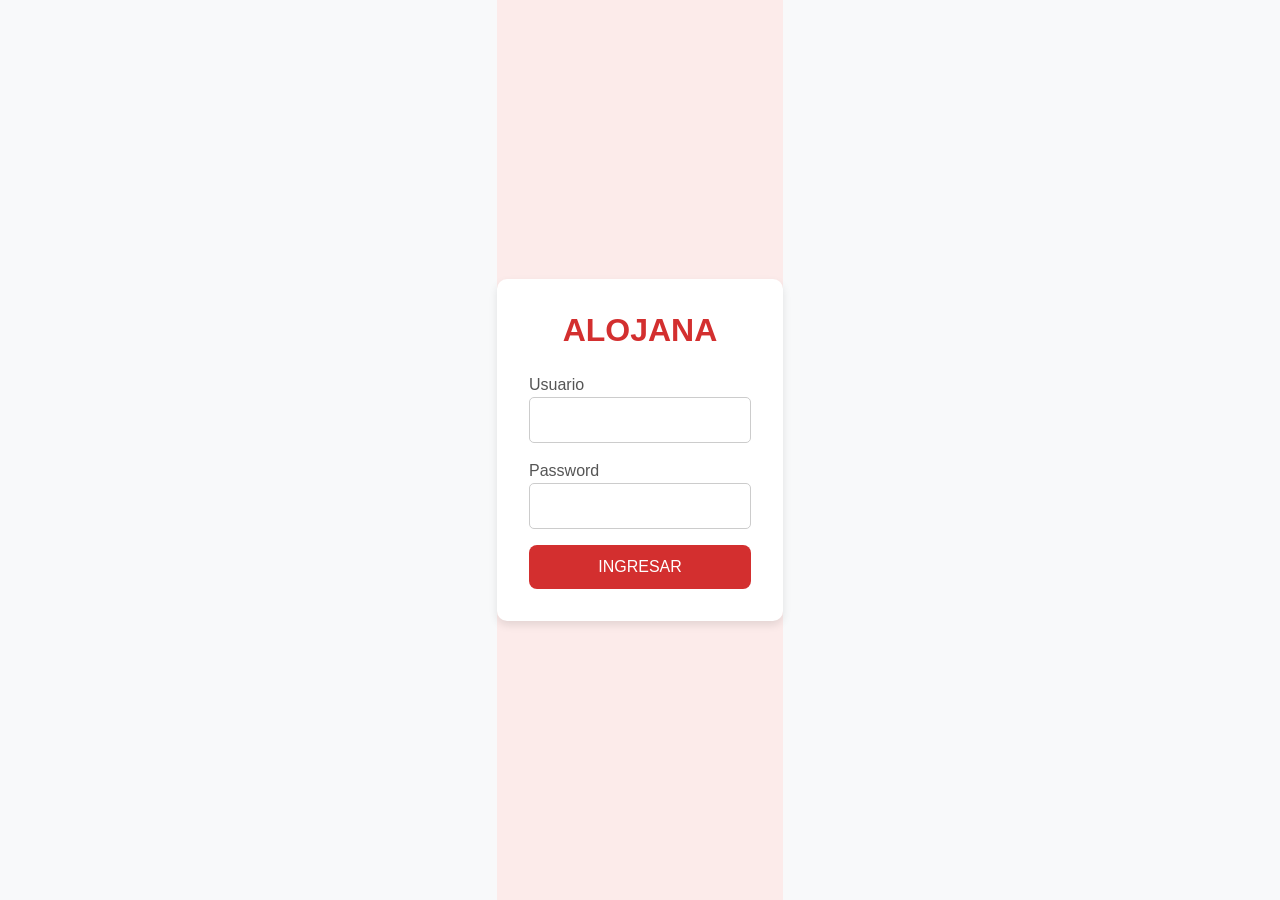
<file: index.html>
<!DOCTYPE html>
<html lang="es">
  <head>
    <meta charset="UTF-8" />

    <meta name="viewport" content="width=device-width, initial-scale=1.0" />
    <meta
      name="description"
      content="ALOJANA es una plataforma para encontrar o brindar hospedaje a mascotas. Conectá con cuidadores responsables y amorosos."
    />
    <meta
      name="keywords"
      content="hospedaje de mascotas, cuidado de animales, perros, gatos, cuidadores, anfitriones, pet sitting"
    />
    <meta name="author" content="Camila Romero" />
    <meta name="robots" content="index, follow" />
    <link
      rel="canonical"
      href="https://camiromero99.github.io/Alojana/home.html"
    />
    <link rel="icon" href="favicon.ico" type="image/x-icon" />
    <title>ALOJANA - Hospedaje de Mascotas</title>

    <link
      href="https://cdn.jsdelivr.net/npm/bootstrap@5.3.3/dist/css/bootstrap.min.css"
      rel="stylesheet"
    />

    <link rel="stylesheet" href="style.css" />
  </head>

  <body
    class="bg-light d-flex align-items-center justify-content-center min-vh-100"
  >
    <main class="contenedor-login">
      <div class="card">
        <h1>ALOJANA</h1>

        <div class="mb-3">
          <label for="usuario">Usuario</label>
          <input type="text" name="usuario" id="usuario" class="form-control" />
        </div>
        <div class="mb-3">
          <label for="password">Password</label>
          <input
            type="password"
            name="password"
            id="password"
            class="form-control"
          />
        </div>
        <a href="home.html">
          <button type="submit" class="btn btn-primary w-100">INGRESAR</button>
        </a>
      </div>
    </main>

    <script src="https://cdn.jsdelivr.net/npm/bootstrap@5.3.3/dist/js/bootstrap.bundle.min.js"></script>
  </body>
</html>
</file>
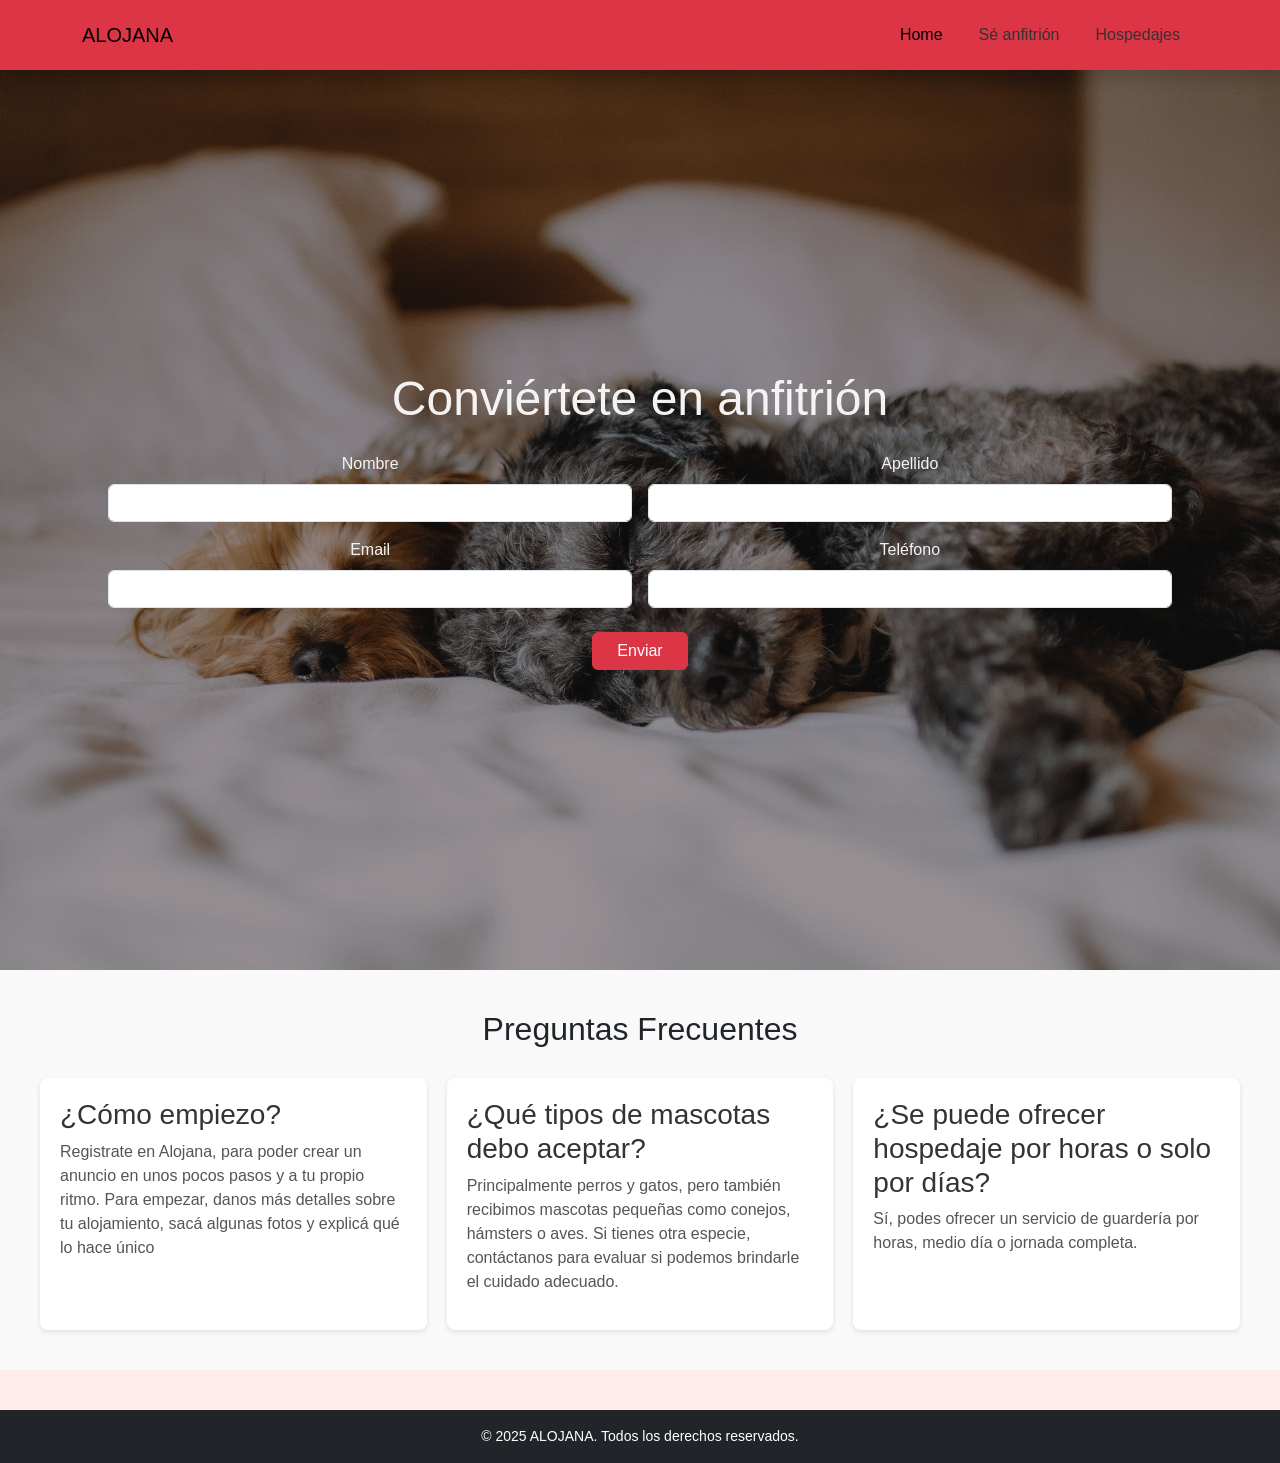
<file: anfitrion.html>
<!DOCTYPE html>
<html lang="es">
  <head>
    <meta charset="UTF-8" />

    <meta name="viewport" content="width=device-width, initial-scale=1.0" />
    <meta
      name="description"
      content="ALOJANA es una plataforma para encontrar o brindar hospedaje a mascotas. Conectá con cuidadores responsables y amorosos."
    />
    <meta
      name="keywords"
      content="hospedaje de mascotas, cuidado de animales, perros, gatos, cuidadores, anfitriones, pet sitting"
    />
    <meta name="author" content="Camila Romero" />
    <meta name="robots" content="index, follow" />
    <link
      rel="canonical"
      href="https://camiromero99.github.io/Alojana/home.html"
    />
    <link rel="icon" href="favicon.ico" type="image/x-icon" />
    <title>ALOJANA - Hospedaje de Mascotas</title>

    <link
      href="https://cdn.jsdelivr.net/npm/bootstrap@5.3.3/dist/css/bootstrap.min.css"
      rel="stylesheet"
    />

    <link rel="stylesheet" href="style.css" />
  </head>
  <body>
    <header>
      <nav
        class="navbar navbar-expand-lg bg-danger bg-primary sticky-top shadow"
      >
        <div class="container">
          <a class="navbar-brand" href="home.html">ALOJANA</a>
          <button
            class="navbar-toggler"
            type="button"
            data-bs-toggle="collapse"
            data-bs-target="#navbarNav"
            aria-controls="navbarNav"
            aria-expanded="false"
            aria-label="Toggle navigation"
          >
            <span class="navbar-toggler-icon"></span>
          </button>

          <div
            class="collapse navbar-collapse justify-content-end"
            id="navbarNav"
          >
            <ul class="navbar-nav">
              <li class="nav-item">
                <a class="nav-link active" href="home.html">Home</a>
              </li>
              <li class="nav-item">
                <a class="nav-link" href="anfitrion.html">Sé anfitrión</a>
              </li>
              <li class="nav-item">
                <a class="nav-link" href="hospedaje.html">Hospedajes</a>
              </li>
            </ul>
          </div>
        </div>
      </nav>
    </header>

    <!-- CONTENIDO PRINCIPAL -->
    <main class="portadaAnfitrion">
      <div class="contenido">
        <h1 class="text-center mb-4">Conviértete en anfitrión</h1>
        <form action="#" method="post" class="row g-3">
          <div class="col-md-6">
            <label for="nombre" class="form-label">Nombre</label>
            <input
              type="text"
              id="nombre"
              name="nombre"
              class="form-control"
              required
            />
          </div>

          <div class="col-md-6">
            <label for="apellido" class="form-label">Apellido</label>
            <input
              type="text"
              id="apellido"
              name="apellido"
              class="form-control"
              required
            />
          </div>

          <div class="col-md-6">
            <label for="mail" class="form-label">Email</label>
            <input
              type="email"
              id="mail"
              name="mail"
              class="form-control"
              required
            />
          </div>

          <div class="col-md-6">
            <label for="telefono" class="form-label">Teléfono</label>
            <input
              type="tel"
              id="telefono"
              name="telefono"
              class="form-control"
              required
            />
          </div>

          <div class="col-12 text-center mt-4">
            <button type="submit" class="btn btn-danger px-4">Enviar</button>
          </div>
        </form>
      </div>
    </main>

    <section class="faq-section">
      <h2>Preguntas Frecuentes</h2>
      <div class="faq-container">
        <div class="faq-item">
          <h3>¿Cómo empiezo?</h3>
          <p>
            Registrate en Alojana, para poder crear un anuncio en unos pocos
            pasos y a tu propio ritmo. Para empezar, danos más detalles sobre tu
            alojamiento, sacá algunas fotos y explicá qué lo hace único
          </p>
        </div>
        <div class="faq-item">
          <h3>¿Qué tipos de mascotas debo aceptar?</h3>
          <p>
            Principalmente perros y gatos, pero también recibimos mascotas
            pequeñas como conejos, hámsters o aves. Si tienes otra especie,
            contáctanos para evaluar si podemos brindarle el cuidado adecuado.
          </p>
        </div>
        <div class="faq-item">
          <h3>¿Se puede ofrecer hospedaje por horas o solo por días?</h3>
          <p>
            Sí, podes ofrecer un servicio de guardería por horas, medio día o
            jornada completa.
          </p>
        </div>
        <!-- Agrega más items según necesites -->
      </div>
    </section>

    <footer class="bg-dark text-white text-center py-3">
      <div class="container">
        <p class="mb-0">&copy; 2025 ALOJANA. Todos los derechos reservados.</p>
      </div>
    </footer>

    <script src="https://cdn.jsdelivr.net/npm/bootstrap@5.3.3/dist/js/bootstrap.bundle.min.js"></script>
  </body>
</html>
</file>
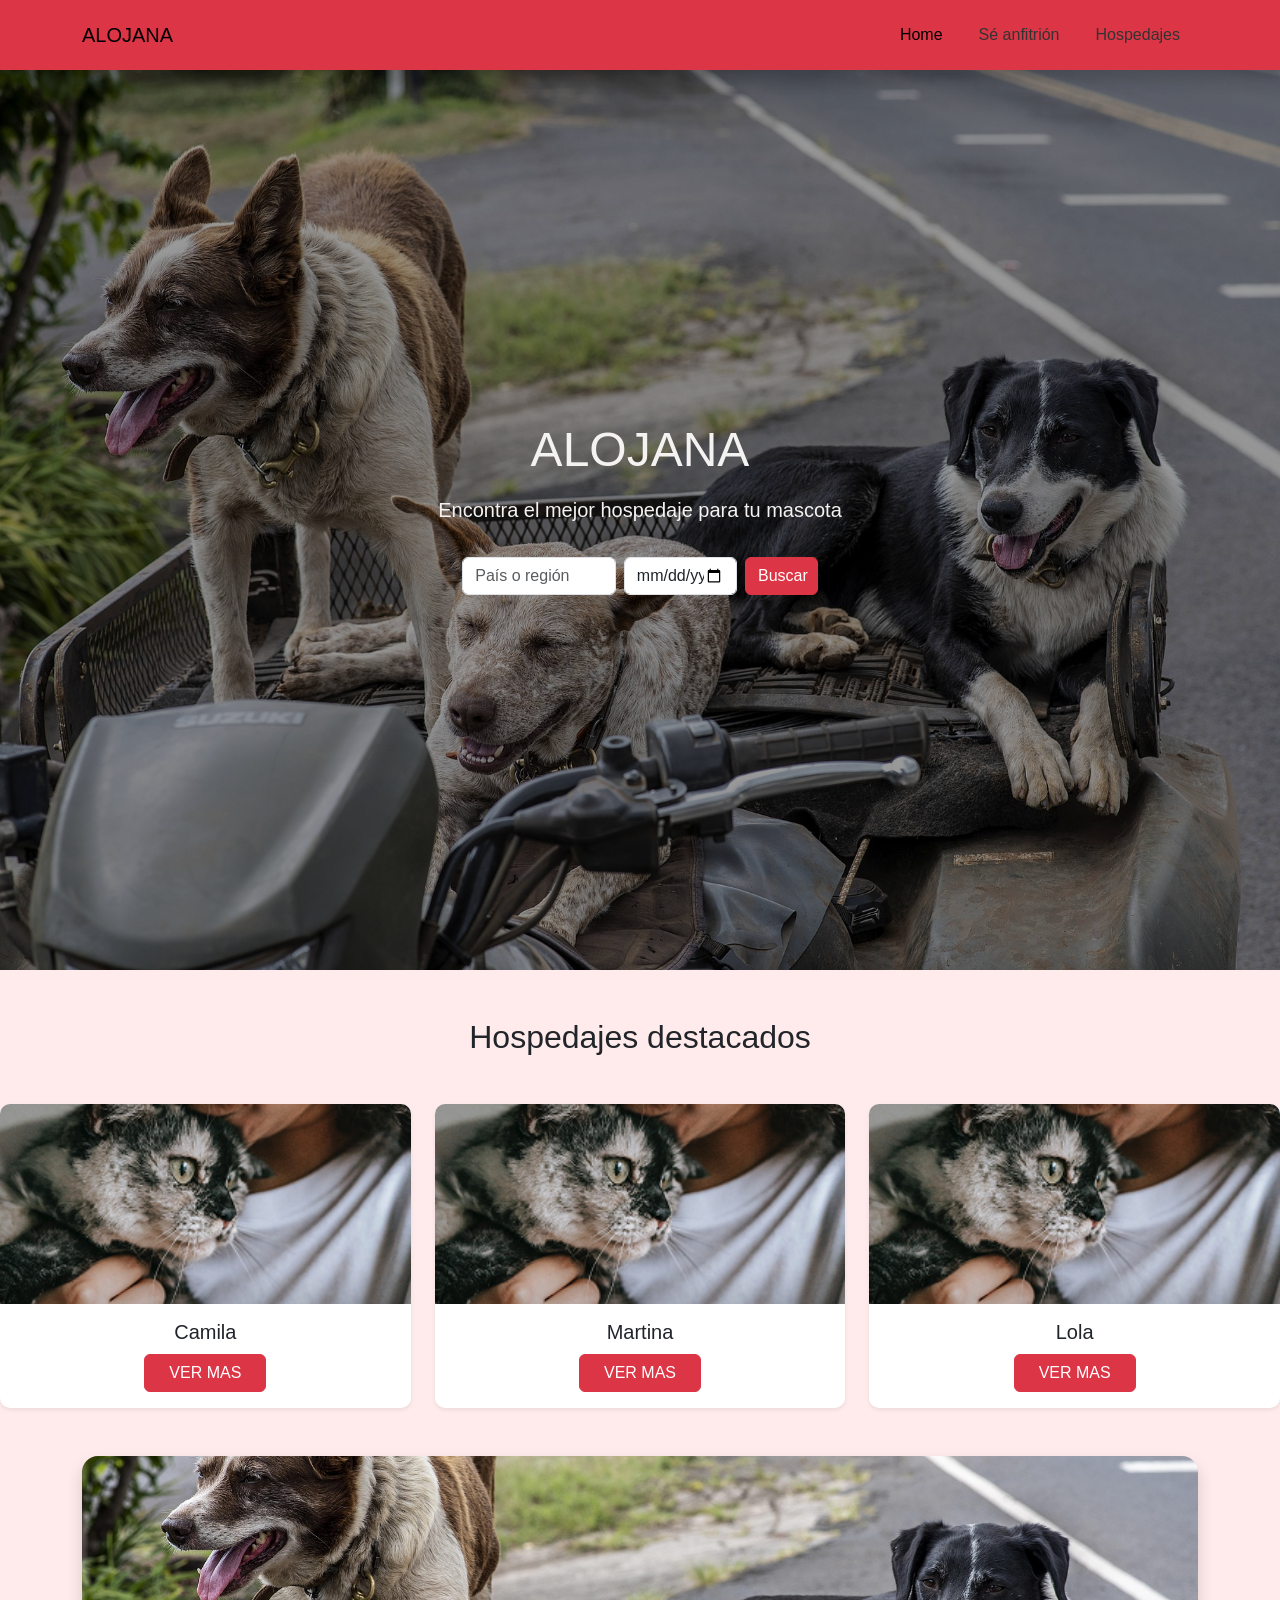
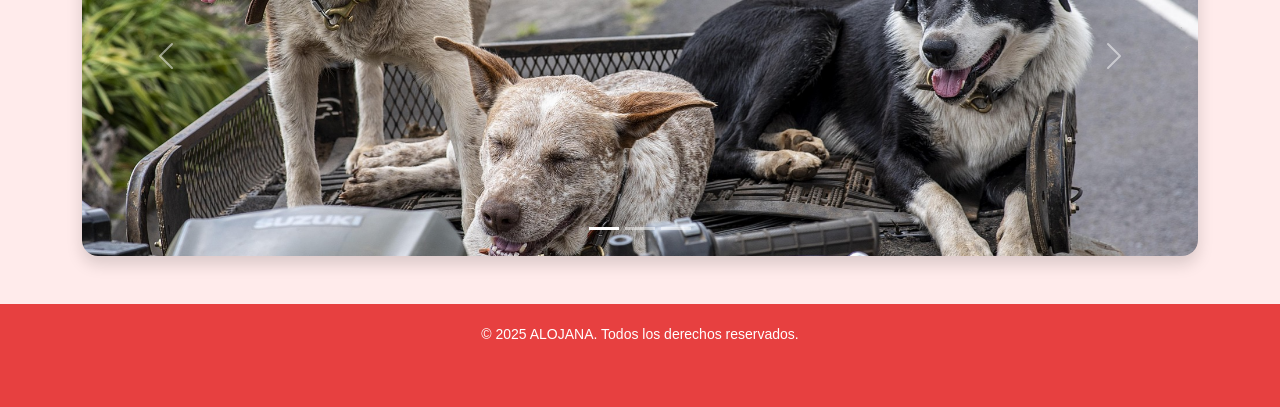
<file: home.html>
<!DOCTYPE html>
<html lang="es">

 <head>
    <meta charset="UTF-8" />

    <meta name="viewport" content="width=device-width, initial-scale=1.0" />
    <meta
      name="description"
      content="ALOJANA es una plataforma para encontrar o brindar hospedaje a mascotas. Conectá con cuidadores responsables y amorosos."
    />
    <meta
      name="keywords"
      content="hospedaje de mascotas, cuidado de animales, perros, gatos, cuidadores, anfitriones, pet sitting"
    />
    <meta name="author" content="Camila Romero" />
    <meta name="robots" content="index, follow" />
    <link
      rel="canonical"
      href="https://camiromero99.github.io/Alojana/home.html"
    />
    <link rel="icon" href="favicon.ico" type="image/x-icon" />
    <title>ALOJANA - Hospedaje de Mascotas</title>

    <link
      href="https://cdn.jsdelivr.net/npm/bootstrap@5.3.3/dist/css/bootstrap.min.css"
      rel="stylesheet"
    />

    <link rel="stylesheet" href="style.css" />
  </head>


<body>

<!-- Nav con bootstrap, se replica para todas las paginas-->
  <header>
    
    <nav class="navbar navbar-expand-lg bg-danger bg-primary sticky-top shadow">
      <div class="container">
        <a class="navbar-brand" href="home.html">ALOJANA</a>
        <button class="navbar-toggler" type="button" data-bs-toggle="collapse" data-bs-target="#navbarNav"
          aria-controls="navbarNav" aria-expanded="false" aria-label="Toggle navigation">
          <span class="navbar-toggler-icon"></span>
        </button>
        
        <div class="collapse navbar-collapse justify-content-end" id="navbarNav">
          <ul class="navbar-nav">
            <li class="nav-item">
              <a class="nav-link active" href="home.html">Home</a>
            </li>
            <li class="nav-item">
              <a class="nav-link" href="anfitrion.html">Sé anfitrión</a>
            </li>
            <li class="nav-item">
              <a class="nav-link" href="hospedaje.html">Hospedajes</a>
            </li>
          </ul>
        </div>
      </div>
    </nav>
  </header>


<main>
  <div class="portada">
    <div class="contenido text-center">
      <h1>ALOJANA</h1>
      <p>Encontra el mejor hospedaje para tu mascota</p>

      <!-- busqueda por filtro de lugar y fecha-->
      <form class="row justify-content-center g-2 my-4" onsubmit="buscar(event)">
        <div class="col-md-4">
          <input type="text" id="region" class="form-control" placeholder="País o región" required>
        </div>
        <div class="col-md-3">
          <input type="date" id="fecha" class="form-control" required>
        </div>
        <div class="col-md-2">
        <button type="submit" class="btn btn-danger w-100">Buscar</button>

        </div>
      </form>

    
      <!-- <a href="hospedaje.html">
        <button type="submit" class="btn btn-danger px-4">VER HOSPEDAJES</button>
      </a> -->

    </div>
  </div>
</main>

  <!--Hospedajes destacados-->
  <h2 class="text-center my-5">Hospedajes destacados</h2>


    <div class="row row-cols-1 row-cols-sm-2 row-cols-md-3 g-4">
    
      <div class="col">
        <div class="card h-100 shadow-sm">
          <img src="img/foto.png" class="card-img-top" alt="Hospedaje 1">
          <div class="card-body text-center">
            <h5 class="card-title">Camila</h5>
            <button type="submit" class="btn btn-danger px-4">VER MAS</button>
          </div>
        </div>
      </div>

     
      <div class="col">
        <div class="card h-100 shadow-sm">
          <img src="img/foto.png" class="card-img-top" alt="Hospedaje 2">
          <div class="card-body text-center">
            <h5 class="card-title">Martina</h5>
            <button type="submit" class="btn btn-danger px-4">VER MAS</button>
          </div>
        </div>
      </div>

      <div class="col">
        <div class="card h-100 shadow-sm">
          <img src="img/foto.png" class="card-img-top" alt="Hospedaje 3">
          <div class="card-body text-center">
            <h5 class="card-title">Lola</h5>
            <button type="submit" class="btn btn-danger px-4">VER MAS</button>
          </div>
        </div>
      </div>
    </div>
  </main>

<!-- Carrusel de fotos -->
<section class="container my-5">
  

  <div id="carruselFotos" class="carousel slide" data-bs-ride="carousel" data-bs-interval="3000">
    <div class="carousel-indicators">
      <button type="button" data-bs-target="#carruselFotos" data-bs-slide-to="0" class="active" aria-current="true" aria-label="Slide 1"></button>
      <button type="button" data-bs-target="#carruselFotos" data-bs-slide-to="1" aria-label="Slide 2"></button>
      <button type="button" data-bs-target="#carruselFotos" data-bs-slide-to="2" aria-label="Slide 3"></button>
    </div>

    <div class="carousel-inner rounded-4 shadow">
      <div class="carousel-item active">
        <img src="img/portada.jpg" class="d-block w-100" alt="Foto 1" style="height: 400px; object-fit: cover;">
      </div>
      <div class="carousel-item">
        <img src="img/portadaAnfitrion.jpg" class="d-block w-100" alt="Foto 2" style="height: 400px; object-fit: cover;">
      </div>
      <div class="carousel-item">
        <img src="img/portada.jpg" class="d-block w-100" alt="Foto 3" style="height: 400px; object-fit: cover;">
      </div>
    </div>

    <button class="carousel-control-prev" type="button" data-bs-target="#carruselFotos" data-bs-slide="prev">
      <span class="carousel-control-prev-icon" aria-hidden="true"></span>
      <span class="visually-hidden">Anterior</span>
    </button>

    <button class="carousel-control-next" type="button" data-bs-target="#carruselFotos" data-bs-slide="next">
      <span class="carousel-control-next-icon" aria-hidden="true"></span>
      <span class="visually-hidden">Siguiente</span>
    </button>
  </div>
</section>


<footer>
  <div class="footer-contenido">
    <p>&copy; 2025 ALOJANA. Todos los derechos reservados.</p>
    <ul class="footer-links">
    </ul>
  </div>
</footer>

 
  <script src="https://cdn.jsdelivr.net/npm/bootstrap@5.3.3/dist/js/bootstrap.bundle.min.js"></script>
</body>
</html>
</file>
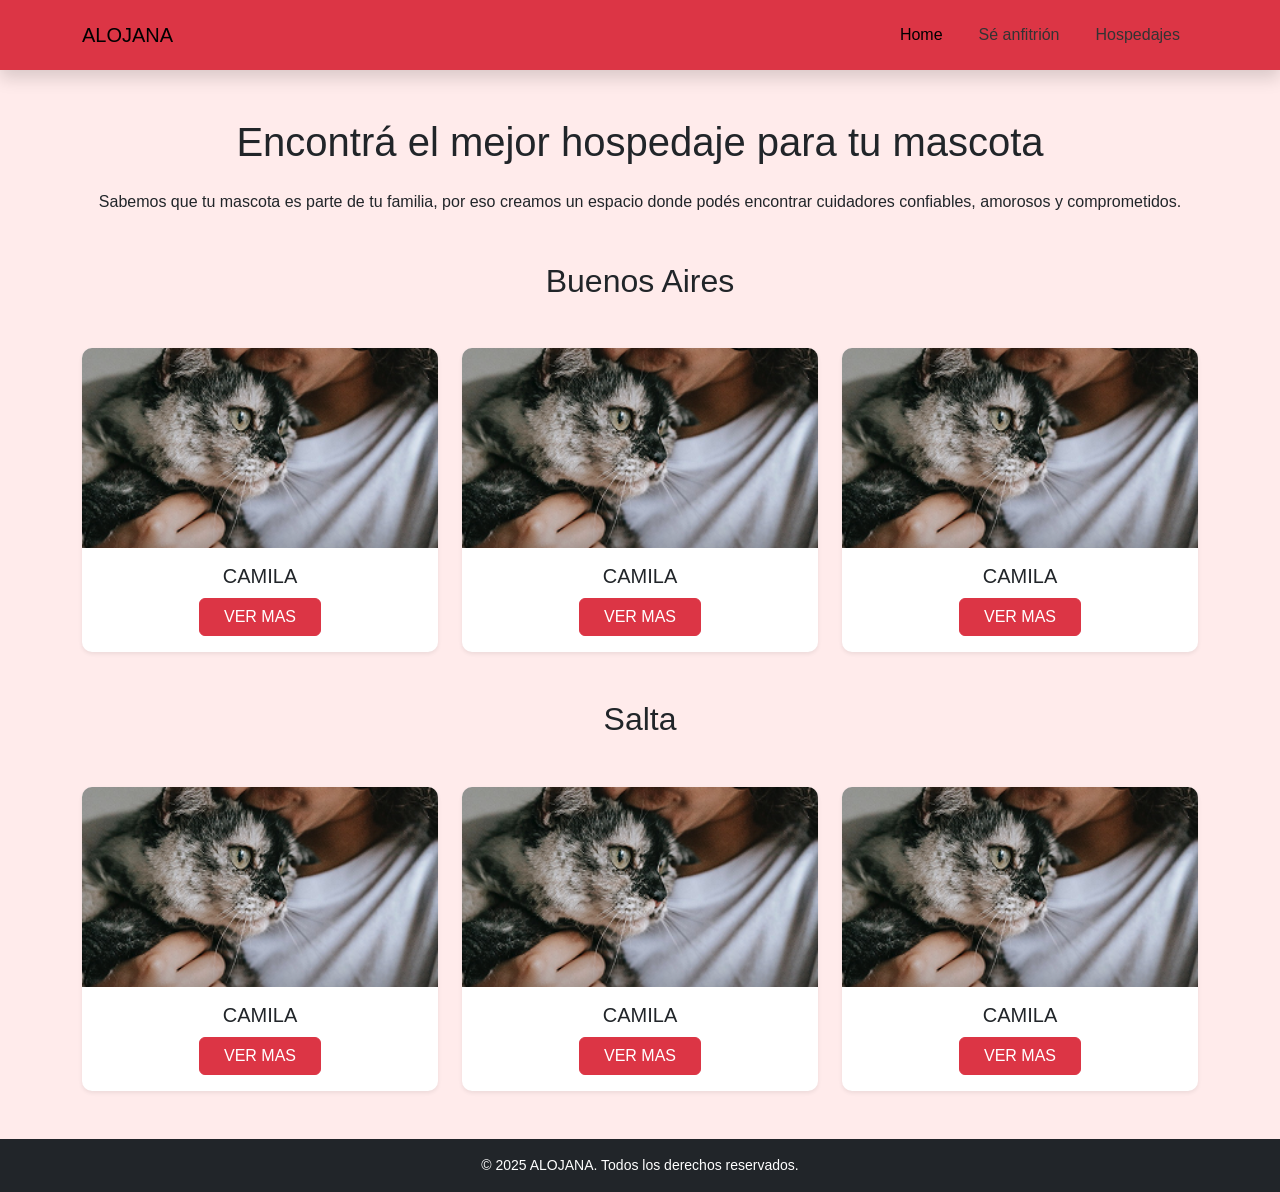
<file: hospedaje.html>
<!DOCTYPE html>
<html lang="es">
  <head>
    <meta charset="UTF-8" />

    <meta name="viewport" content="width=device-width, initial-scale=1.0" />
    <meta
      name="description"
      content="ALOJANA es una plataforma para encontrar o brindar hospedaje a mascotas. Conectá con cuidadores responsables y amorosos."
    />
    <meta
      name="keywords"
      content="hospedaje de mascotas, cuidado de animales, perros, gatos, cuidadores, anfitriones, pet sitting"
    />
    <meta name="author" content="Camila Romero" />
    <meta name="robots" content="index, follow" />
    <link
      rel="canonical"
      href="https://camiromero99.github.io/Alojana/home.html"
    />
    <link rel="icon" href="favicon.ico" type="image/x-icon" />
    <title>ALOJANA - Hospedaje de Mascotas</title>

    <link
      href="https://cdn.jsdelivr.net/npm/bootstrap@5.3.3/dist/css/bootstrap.min.css"
      rel="stylesheet"
    />

    <link rel="stylesheet" href="style.css" />
  </head>

  <body>
    <header>
      <nav
        class="navbar navbar-expand-lg bg-danger bg-primary sticky-top shadow"
      >
        <div class="container">
          <a class="navbar-brand" href="home.html">ALOJANA</a>
          <button
            class="navbar-toggler"
            type="button"
            data-bs-toggle="collapse"
            data-bs-target="#navbarNav"
            aria-controls="navbarNav"
            aria-expanded="false"
            aria-label="Toggle navigation"
          >
            <span class="navbar-toggler-icon"></span>
          </button>

          <div
            class="collapse navbar-collapse justify-content-end"
            id="navbarNav"
          >
            <ul class="navbar-nav">
              <li class="nav-item">
                <a class="nav-link active" href="home.html">Home</a>
              </li>
              <li class="nav-item">
                <a class="nav-link" href="anfitrion.html">Sé anfitrión</a>
              </li>
              <li class="nav-item">
                <a class="nav-link" href="hospedaje.html">Hospedajes</a>
              </li>
            </ul>
          </div>
        </div>
      </nav>
    </header>

    <main class="container my-5">
      <h1 class="text-center mb-4">
        Encontrá el mejor hospedaje para tu mascota
      </h1>
      <p class="text-center mb-5">
        Sabemos que tu mascota es parte de tu familia, por eso creamos un
        espacio donde podés encontrar cuidadores confiables, amorosos y
        comprometidos.
      </p>

      <!-- hospedajes -->

      <h2 class="text-center my-5">Buenos Aires</h2>

      <div class="row row-cols-1 row-cols-sm-2 row-cols-md-3 g-4">
        <div class="col">
          <div class="card h-100 shadow-sm">
            <img src="img/foto.png" class="card-img-top" alt="Hospedaje 1" />
            <div class="card-body text-center">
              <h5 class="card-title">CAMILA</h5>
              <button type="submit" class="btn btn-danger px-4">VER MAS</button>
            </div>
          </div>
        </div>

        <div class="col">
          <div class="card h-100 shadow-sm">
            <img src="img/foto.png" class="card-img-top" alt="Hospedaje 2" />
            <div class="card-body text-center">
              <h5 class="card-title">CAMILA</h5>
              <button type="submit" class="btn btn-danger px-4">VER MAS</button>
            </div>
          </div>
        </div>

        <div class="col">
          <div class="card h-100 shadow-sm">
            <img src="img/foto.png" class="card-img-top" alt="Hospedaje 3" />
            <div class="card-body text-center">
              <h5 class="card-title">CAMILA</h5>
              <button type="submit" class="btn btn-danger px-4">VER MAS</button>
            </div>
          </div>
        </div>
      </div>

      <h2 class="text-center my-5">Salta</h2>

      <div class="row row-cols-1 row-cols-sm-2 row-cols-md-3 g-4">
        <div class="col">
          <div class="card h-100 shadow-sm">
            <img src="img/foto.png" class="card-img-top" alt="Hospedaje 1" />
            <div class="card-body text-center">
              <h5 class="card-title">CAMILA</h5>
              <button type="submit" class="btn btn-danger px-4">VER MAS</button>
            </div>
          </div>
        </div>

        <div class="col">
          <div class="card h-100 shadow-sm">
            <img src="img/foto.png" class="card-img-top" alt="Hospedaje 2" />
            <div class="card-body text-center">
              <h5 class="card-title">CAMILA</h5>
              <button type="submit" class="btn btn-danger px-4">VER MAS</button>
            </div>
          </div>
        </div>

        <div class="col">
          <div class="card h-100 shadow-sm">
            <img src="img/foto.png" class="card-img-top" alt="Hospedaje 3" />
            <div class="card-body text-center">
              <h5 class="card-title">CAMILA</h5>
              <button type="submit" class="btn btn-danger px-4">VER MAS</button>
            </div>
          </div>
        </div>
      </div>
    </main>

    <footer class="bg-dark text-white text-center py-3">
      <div class="container">
        <p class="mb-0">&copy; 2025 ALOJANA. Todos los derechos reservados.</p>
      </div>
    </footer>

    <script src="https://cdn.jsdelivr.net/npm/bootstrap@5.3.3/dist/js/bootstrap.bundle.min.js"></script>
  </body>
</html>
</file>
<file: style.css>
.contenedor-login .card,
.card {
  border: none;
  border-radius: 10px;
  box-shadow: 0 4px 8px rgba(0, 0, 0, 0.1);
  transition: transform 0.2s;
}
.card:hover {
  transform: translateY(-5px);
}

* {
  margin: 0;
  padding: 0;
  box-sizing: border-box;
}

body {
  background-color: #ffebeb;
  font-family: Verdana, Geneva, Tahoma, sans-serif;
}

.navbar {
  position: sticky;
  top: 0;
  z-index: 1020;
  background-color: white;
  box-shadow: 0 2px 4px rgba(0, 0, 0, 0.1);
  display: flex;
  justify-content: space-between;
  align-items: center;
  padding: 15px 30px;
  flex-wrap: wrap;
}
.navbar .nav-links {
  list-style: none;
  display: flex;
  gap: 20px;
}
.navbar .nav-links li a {
  text-decoration: none;
  color: rgb(196, 36, 36);
  font-size: 16px;
  transition: color 0.3s ease;
}
.navbar .nav-links li a:hover {
  color: #ffd6d6;
}
.navbar .nav-link {
  color: #333;
  margin: 0 10px;
  transition: color 0.3s ease;
}
.navbar .nav-link:hover {
  color: white;
}

button {
  background-color: #d32f2f;
  color: white;
  border: none;
  padding: 10px 20px;
  font-size: 16px;
  border-radius: 8px;
  cursor: pointer;
  transition: background-color 0.3s ease;
}
button:hover {
  background-color: #b71c1c;
}
@media (min-width: 768px) {
  button {
    font-size: 16px;
  }
}
@media (max-width: 576px) {
  button {
    font-size: 4vw;
  }
}

.portada,
.portadaAnfitrion {
  height: 100vh;
  background-size: cover;
  background-position: center;
  background-repeat: no-repeat;
  display: flex;
  justify-content: center;
  align-items: center;
  text-align: center;
  padding: 20px;
  position: relative;
}
.portada::before,
.portadaAnfitrion::before {
  content: "";
  position: absolute;
  inset: 0;
  background-color: rgba(0, 0, 0, 0.4);
  z-index: 1;
}
.portada .contenido,
.portadaAnfitrion .contenido {
  color: rgb(245, 242, 242);
  max-width: 90%;
  position: relative;
  z-index: 2;
}
.portada .contenido h1,
.portadaAnfitrion .contenido h1 {
  font-size: 8vw;
  margin-bottom: 16px;
}
@media (min-width: 768px) {
  .portada .contenido h1,
  .portadaAnfitrion .contenido h1 {
    font-size: 48px;
  }
}
.portada .contenido p,
.portadaAnfitrion .contenido p {
  font-size: 4vw;
  margin-bottom: 24px;
}
@media (min-width: 768px) {
  .portada .contenido p,
  .portadaAnfitrion .contenido p {
    font-size: 20px;
  }
}
@media (max-width: 576px) {
  .portada,
  .portadaAnfitrion {
    background-position: top center;
  }
}

.portada {
  background-image: url("img/portada.jpg");
}

.portadaAnfitrion {
  background-image: url("img/portadaAnfitrion.jpg");
}

.formulario-contenedor {
  background-color: rgba(255, 255, 255, 0.95);
  padding: 30px;
  border-radius: 10px;
  max-width: 400px;
  width: 100%;
  box-shadow: 0 0 20px rgba(0, 0, 0, 0.1);
}

.anfitrion-form {
  display: flex;
  flex-direction: column;
  gap: 15px;
}
.anfitrion-form input {
  padding: 10px;
  border: 1px solid #ccc;
  border-radius: 6px;
  font-size: 16px;
}
.anfitrion-form button {
  background-color: #d32f2f;
  color: white;
  border: none;
  padding: 10px 20px;
  font-size: 16px;
  border-radius: 8px;
  cursor: pointer;
  transition: background-color 0.3s ease;
}
.anfitrion-form button:hover {
  background-color: #b71c1c;
}

footer {
  background-color: #e74040;
  color: white;
  padding: 20px;
  text-align: center;
  margin-top: 40px;
  font-size: 14px;
}
footer .footer-contenido {
  max-width: 1000px;
  margin: auto;
}
footer .footer-links {
  list-style: none;
  display: flex;
  flex-wrap: wrap;
  justify-content: center;
  gap: 15px;
  padding-top: 10px;
}
footer .footer-links li a {
  color: white;
  text-decoration: none;
  font-size: 14px;
}
footer .footer-links li a:hover {
  text-decoration: underline;
}
@media (max-width: 600px) {
  footer .footer-links {
    flex-direction: column;
    gap: 10px;
  }
}

.faq-section {
  padding: 40px;
  background-color: #f9f9f9;
  font-family: Arial, sans-serif;
}
.faq-section h2 {
  text-align: center;
  margin-bottom: 30px;
}
.faq-section .faq-container {
  display: flex;
  flex-wrap: wrap;
  gap: 20px;
  justify-content: center;
}
.faq-section .faq-container .faq-item {
  background-color: white;
  border-radius: 8px;
  padding: 20px;
  flex: 1 1 300px;
  max-width: 400px;
  box-shadow: 0 2px 5px rgba(0, 0, 0, 0.1);
}
.faq-section .faq-container .faq-item h3 {
  margin-top: 0;
  color: #333;
}
.faq-section .faq-container .faq-item p {
  color: #555;
}

.card .card-img-top {
  height: 200px;
  object-fit: cover;
  border-top-left-radius: 10px;
  border-top-right-radius: 10px;
}
.card .card-title {
  font-size: 20px;
  margin-bottom: 10px;
}
@media (max-width: 576px) {
  .card .card-title {
    font-size: 18px;
  }
}

.btn-rojo {
  background-color: #e74040;
  color: white;
  border: none;
  padding: 10px 20px;
  font-size: 16px;
  border-radius: 8px;
  cursor: pointer;
  transition: background-color 0.3s ease;
}
.btn-rojo:hover {
  background-color: rgb(216.7627906977, 27.2372093023, 27.2372093023);
}
@media (max-width: 576px) {
  .btn-rojo {
    font-size: 14px;
    padding: 8px 16px;
  }
}

.contenedor-login {
  display: flex;
  justify-content: center;
  align-items: center;
  min-height: 100vh;
  background-color: #fcebea;
}
.contenedor-login .card {
  background-color: white;
  padding: 2rem;
  max-width: 400px;
  width: 100%;
}
.contenedor-login .card h1 {
  font-weight: bold;
  font-size: 2rem;
  color: #d32f2f;
  text-align: center;
  margin-bottom: 1.5rem;
}
.contenedor-login .card label {
  font-weight: 500;
  color: #555;
}
.contenedor-login .card input {
  width: 100%;
  padding: 10px;
  border-radius: 5px;
  border: 1px solid #ccc;
  transition: border 0.2s;
  font-size: 1rem;
}
.contenedor-login .card input:focus {
  border-color: #d32f2f;
  outline: none;
}
.contenedor-login .card button.btn-primary {
  background-color: #d32f2f;
  color: white;
  border: none;
  padding: 10px 20px;
  font-size: 1rem;
  border-radius: 8px;
  cursor: pointer;
  transition: background-color 0.3s ease;
  width: 100%;
}
.contenedor-login .card button.btn-primary:hover {
  background-color: #b71c1c;
}
.contenedor-login .card a.btn-link {
  color: #d32f2f;
  text-decoration: none;
  display: inline-block;
  margin-top: 10px;
  text-align: center;
  width: 100%;
}
.contenedor-login .card a.btn-link:hover {
  text-decoration: underline;
  color: #b71c1c;
}

@keyframes fadeIn {
  from {
    opacity: 0;
    transform: translateY(10px);
  }
  to {
    opacity: 1;
    transform: translateY(0);
  }
}
.faq-item {
  animation: fadeIn 0.5s ease-in-out forwards;
}

/*# sourceMappingURL=style.css.map */
</file>
